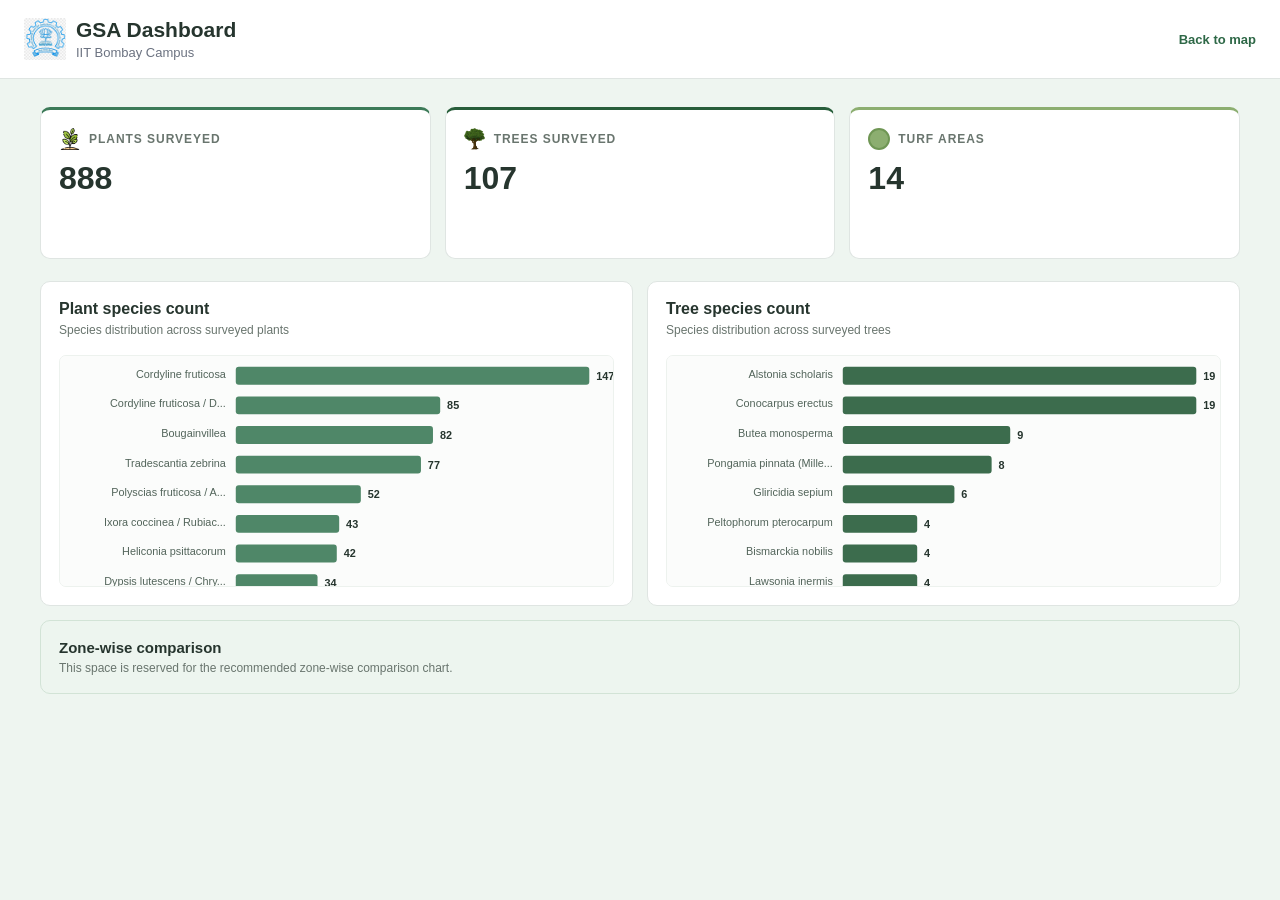
<file: dashboard.html>
<!DOCTYPE html>
<html lang="en">
<head>
    <meta charset="UTF-8">
    <meta name="viewport" content="width=device-width, initial-scale=1.0">
    <title>GSA Dashboard</title>
    <style>
        :root {
            color: #26352e;
            background: #eef5f0;
            font-family: Arial, Helvetica, sans-serif;
        }

        body {
            margin: 0;
            min-height: 100vh;
            background: #eef5f0;
        }

        header {
            display: flex;
            align-items: center;
            justify-content: space-between;
            gap: 16px;
            padding: 18px 24px;
            background: #ffffff;
            border-bottom: 1px solid #dfe5e2;
        }

        h1 {
            margin: 0;
            font-size: 21px;
        }

        .dashboard-brand {
            display: flex;
            align-items: center;
            gap: 10px;
        }

        .dashboard-brand img {
            width: 42px;
            height: 42px;
            object-fit: contain;
            flex-shrink: 0;
        }

        .dashboard-header-link {
            white-space: nowrap;
        }

        header p {
            margin: 3px 0 0;
            color: #6b7280;
            font-size: 13px;
        }

        a {
            color: #2e6847;
            font-size: 13px;
            font-weight: 600;
            text-decoration: none;
        }

        main {
            max-width: 1200px;
            margin: 0 auto;
            padding: 28px 24px 40px;
        }

        .dashboard-intro {
            margin-bottom: 22px;
        }

        .dashboard-intro h2 {
            margin: 0;
            font-size: 24px;
            letter-spacing: -0.02em;
        }

        .dashboard-intro p {
            margin: 6px 0 0;
            color: #69756e;
            font-size: 14px;
        }

        .kpi-grid {
            display: grid;
            grid-template-columns: repeat(3, minmax(0, 1fr));
            gap: 14px;
            margin-bottom: 22px;
        }

        .kpi-card,
        .chart-card,
        .recommendation-card {
            background: #ffffff;
            border: 1px solid #dfe5e2;
            border-radius: 10px;
        }

        .kpi-card {
            min-height: 112px;
            padding: 18px;
            border-top: 3px solid #3c7a58;
        }

        .kpi-card.tree {
            border-top-color: #275d3a;
        }

        .kpi-card.turf {
            border-top-color: #8cae70;
        }

        .kpi-label {
            display: flex;
            align-items: center;
            gap: 8px;
            color: #69756e;
            font-size: 12px;
            font-weight: 700;
            letter-spacing: 0.08em;
            text-transform: uppercase;
        }

        .kpi-icon {
            display: inline-flex;
            align-items: center;
            justify-content: center;
            width: 22px;
            height: 22px;
            flex-shrink: 0;
        }

        .kpi-icon img {
            display: block;
            width: 22px;
            height: 22px;
            object-fit: contain;
        }

        .turf-kpi-icon {
            width: 18px;
            height: 18px;
            border-radius: 50%;
            background: #8cae70;
            border: 2px solid #6f9654;
        }

        .kpi-value {
            display: block;
            margin-top: 12px;
            color: #26352e;
            font-size: 32px;
            font-weight: 700;
            line-height: 1;
        }

        .dashboard-grid {
            display: grid;
            grid-template-columns: repeat(2, minmax(0, 1fr));
            gap: 14px;
        }

        .chart-card {
            min-height: 286px;
            padding: 18px;
        }

        .chart-card.wide,
        .recommendation-card {
            grid-column: 1 / -1;
        }

        .card-heading {
            display: flex;
            align-items: flex-start;
            justify-content: space-between;
            gap: 12px;
            margin-bottom: 18px;
        }

        .card-heading h3 {
            margin: 0;
            font-size: 16px;
        }

        .card-heading p {
            margin: 5px 0 0;
            color: #69756e;
            font-size: 12px;
        }

        .chart-placeholder {
            min-height: 190px;
            overflow-x: auto;
            border-radius: 7px;
            background: #fbfcfb;
        }

        .species-chart {
            height: 230px;
            border: 1px solid #edf2ee;
            overflow: auto;
        }

        .species-chart svg {
            display: block;
            width: 100%;
            min-width: 430px;
            height: auto;
        }

        .species-label {
            fill: #52645a;
            font-size: 11px;
        }

        .species-bar {
            opacity: 0.9;
        }

        .plant-bar {
            fill: #3c7a58;
        }

        .tree-bar {
            fill: #275d3a;
        }

        .species-value {
            fill: #26352e;
            font-size: 11px;
            font-weight: 700;
        }

        .chart-empty {
            display: grid;
            min-height: 190px;
            place-items: center;
            color: #718078;
            font-size: 12px;
        }

        .recommendation-card {
            display: flex;
            align-items: center;
            justify-content: space-between;
            gap: 24px;
            padding: 18px;
            background: #edf5ef;
            border-color: #d2e3d6;
        }

        .recommendation-card p {
            margin: 0;
            color: #69756e;
            font-size: 12px;
        }

        .recommendation-card h3 {
            margin: 0 0 5px;
            font-size: 15px;
        }

        .recommendation-tag {
            flex-shrink: 0;
            padding: 7px 9px;
            border-radius: 5px;
            background: #ffffff;
            color: #2e6847;
            font-size: 11px;
            font-weight: 700;
            letter-spacing: 0.04em;
            text-transform: uppercase;
        }

        @media (max-width: 720px) {
            header {
                padding: 14px 16px;
            }

            .dashboard-brand img {
                width: 36px;
                height: 36px;
            }

            main {
                padding: 22px 16px 32px;
            }

            .kpi-grid {
                display: grid;
                grid-template-columns: repeat(3, minmax(150px, 1fr));
                overflow-x: auto;
                padding-bottom: 4px;
            }

            .dashboard-grid {
                grid-template-columns: 1fr;
            }

            .chart-card.wide,
            .recommendation-card {
                grid-column: auto;
            }

            .recommendation-card {
                align-items: flex-start;
                flex-direction: column;
                gap: 12px;
            }
        }
    </style>
</head>
<body>
    <header>
        <div class="dashboard-brand">
            <img src="icons/company_logo.jpg?v=icons-refresh-2" alt="Company logo">
            <div>
                <h1>GSA Dashboard</h1>
                <p>IIT Bombay Campus</p>
            </div>
        </div>
        <a class="dashboard-header-link" href="index.html">Back to map</a>
    </header>
    <main>
        <section class="kpi-grid" aria-label="Vegetation totals">
            <article class="kpi-card plant">
                <span class="kpi-label">
                    <span class="kpi-icon"><img src="icons/plant_icon.png?v=icons-refresh-2" alt=""></span>
                    Plants surveyed
                </span>
                <strong class="kpi-value" id="plantTotal">—</strong>
            </article>
            <article class="kpi-card tree">
                <span class="kpi-label">
                    <span class="kpi-icon"><img src="icons/tree_icon.png?v=icons-refresh-2" alt=""></span>
                    Trees surveyed
                </span>
                <strong class="kpi-value" id="treeTotal">—</strong>
            </article>
            <article class="kpi-card turf">
                <span class="kpi-label">
                    <span class="kpi-icon turf-kpi-icon" aria-hidden="true"></span>
                    Turf areas
                </span>
                <strong class="kpi-value" id="turfTotal">—</strong>
            </article>
        </section>

        <section class="dashboard-grid" aria-label="Species analysis">
            <article class="chart-card">
                <div class="card-heading">
                    <div>
                        <h3>Plant species count</h3>
                        <p>Species distribution across surveyed plants</p>
                    </div>
                </div>
                <div id="plantSpeciesChart" class="chart-placeholder species-chart" role="img" aria-label="Plant species count bar chart">
                    <div class="chart-empty">Loading plant species...</div>
                </div>
            </article>

            <article class="chart-card">
                <div class="card-heading">
                    <div>
                        <h3>Tree species count</h3>
                        <p>Species distribution across surveyed trees</p>
                    </div>
                </div>
                <div id="treeSpeciesChart" class="chart-placeholder species-chart" role="img" aria-label="Tree species count bar chart">
                    <div class="chart-empty">Loading tree species...</div>
                </div>
            </article>

            <aside class="recommendation-card">
                <div>
                    <h3>Zone-wise comparison</h3>
                    <p>This space is reserved for the recommended zone-wise comparison chart.</p>
                </div>
            </aside>
        </section>
    </main>
    <script>
        const dashboardSources = {
            plants: "data/plants.geojson",
            trees: "data/trees.geojson",
            turf: "data/turf.geojson",
        };

        const svgNamespace = "http://www.w3.org/2000/svg";

        function createSvgElement(name, attributes = {}) {
            const element = document.createElementNS(svgNamespace, name);
            Object.entries(attributes).forEach(([key, value]) => {
                element.setAttribute(key, value);
            });
            return element;
        }

        function speciesName(feature) {
            const properties = feature.properties || {};
            return properties.botanical_name || properties.Species || properties.comman_name || "Unknown species";
        }

        function renderSpeciesChart(containerId, features, label) {
            const container = document.getElementById(containerId);
            const counts = new Map();

            features.forEach((feature) => {
                const name = speciesName(feature);
                counts.set(name, (counts.get(name) || 0) + 1);
            });

            const species = [...counts.entries()]
                .sort(([, firstCount], [, secondCount]) => secondCount - firstCount);

            if (!species.length) {
                container.innerHTML = '<div class="chart-empty">No species data available</div>';
                return;
            }

            const width = 560;
            const labelWidth = 178;
            const chartWidth = width - labelWidth - 24;
            const rowHeight = 30;
            const height = species.length * rowHeight + 18;
            const maxCount = species[0][1];
            const svg = createSvgElement("svg", {
                viewBox: `0 0 ${width} ${height}`,
                role: "img",
                "aria-label": `${label} species count bar chart`,
            });

            species.forEach(([name, count], index) => {
                const y = index * rowHeight + 8;
                const barWidth = Math.max(4, (count / maxCount) * chartWidth);
                const text = createSvgElement("text", {
                    x: labelWidth - 10,
                    y: y + 14,
                    "text-anchor": "end",
                    class: "species-label",
                });
                text.textContent = name.length > 25 ? `${name.slice(0, 23)}...` : name;

                const bar = createSvgElement("rect", {
                    x: labelWidth,
                    y: y + 3,
                    width: barWidth,
                    height: 18,
                    rx: 3,
                    class: `species-bar ${label === "Plant" ? "plant-bar" : "tree-bar"}`,
                });
                const value = createSvgElement("text", {
                    x: labelWidth + barWidth + 7,
                    y: y + 16,
                    class: "species-value",
                });
                value.textContent = count;

                const title = createSvgElement("title");
                title.textContent = `${name}: ${count}`;
                bar.appendChild(title);
                svg.append(text, bar, value);
            });

            container.replaceChildren(svg);
        }

        async function loadDashboardTotals() {
            const entries = await Promise.all(
                Object.entries(dashboardSources).map(async ([type, source]) => {
                    const response = await fetch(source);
                    const data = await response.json();
                    return [type, data];
                }),
            );

            const datasets = Object.fromEntries(entries);
            document.getElementById("plantTotal").textContent = datasets.plants.features.length.toLocaleString();
            document.getElementById("treeTotal").textContent = datasets.trees.features.length.toLocaleString();
            document.getElementById("turfTotal").textContent = datasets.turf.features.length.toLocaleString();
            renderSpeciesChart("plantSpeciesChart", datasets.plants.features, "Plant");
            renderSpeciesChart("treeSpeciesChart", datasets.trees.features, "Tree");
        }

        loadDashboardTotals().catch(() => {
            document.querySelectorAll(".kpi-value").forEach((value) => {
                value.textContent = "N/A";
            });
        });
    </script>
</body>
</html>
</file>
